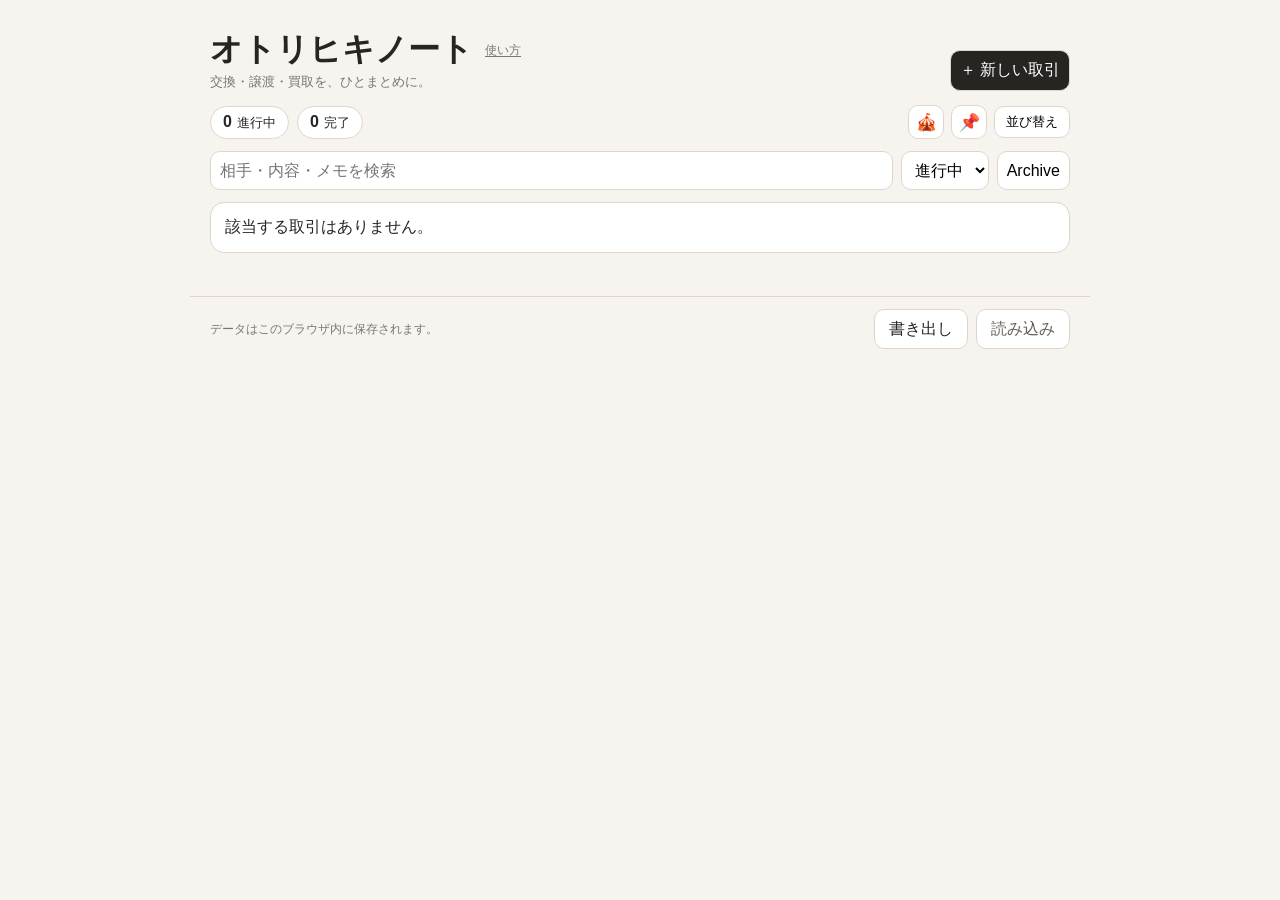
<file: index.html>
<!DOCTYPE html>
<html lang="ja">
 <head>
  <meta charset="utf-8"/>
  <meta content="width=device-width,initial-scale=1" name="viewport"/>
  <title>
   オトリヒキノート
  </title>
  <link href="./favicon.png" rel="icon" type="image/png"/>
  <link href="./favicon.ico" rel="icon"/>
  <link href="./apple-touch-icon.png" rel="apple-touch-icon"/>
  <link href="styles.css?v=101tag" rel="stylesheet"/>
 </head>
 <body>
  <header>
   <div class="title-block">
    <div class="title-row">
     <h1>
      オトリヒキノート
     </h1>
     <button class="help-link" id="helpBtn" type="button">
      使い方
     </button>
    </div>
    <small>
     交換・譲渡・買取を、ひとまとめに。
    </small>
   </div>
   <button id="new">
    ＋ 新しい取引
   </button>
  </header>
  <main>
   <div class="summary-row">
    <div id="stats">
    </div>
    <div class="summary-actions">
     <button aria-label="イベント表示" id="eventModeBtn" title="イベント表示" type="button">
      🎪
     </button>
     <button aria-label="長期表示" id="longModeBtn" title="長期表示" type="button">
      📌
     </button>
     <button id="reorderBtn" type="button">
      並び替え
     </button>
    </div>
   </div>
   <div class="event-hint hide" id="eventHint">
    手渡しの取引だけを簡易表示します。「完了」を受け渡し済みとして扱います。
   </div>
   <div class="event-hint hide" id="longHint">
    「長期」に設定した取引だけを表示します。
   </div>
   <div class="tools">
    <input id="q" placeholder="相手・内容・メモを検索"/>
    <select id="filter">
     <option value="active">
      進行中
     </option>
     <option value="done">
      完了
     </option>
     <option value="all">
      すべて
     </option>
    </select>
    <button class="hide" id="bulkArchive" type="button">
     完了分をArchive
    </button>
    <button id="archives">
     Archive
    </button>
   </div>
   <div id="tagFilterWrap" class="tag-filter-wrap hide">
    <button id="tagFilterToggle" class="tag-filter-toggle" type="button" aria-expanded="false">
     🏷️ タグで絞り込み
    </button>
    <div id="tagFilterPanel" class="tag-filter-panel hide">
     <div id="tagFilterChips" class="tag-filter-chips"></div>
     <button id="clearTagFilter" class="tag-filter-clear hide" type="button">絞り込み解除</button>
    </div>
   </div>
   <div id="cards">
   </div>
  </main>
  <dialog class="help-dialog" id="helpDlg">
   <div class="dialog-head">
    <h2>
     使い方・ヘルプ
    </h2>
    <button aria-label="閉じる" class="closebtn" id="closeHelp" type="button">
     ×
    </button>
   </div>
   <div class="help-body">
    <p>
     <strong>
      オトリヒキノート
     </strong>
     は、X（Twitter）などでのグッズ交換・譲渡・買取を管理するためのWebアプリです。
    </p>
    <p>
     <strong>
      基本の使い方
     </strong>
     <br/>
     「新しい取引」から登録し、進行に合わせて一覧のステータスを変更します。完了した取引はArchiveへ移動できます。必要に応じて並び替えや検索も利用できます。
    </p>
    <p>
     <strong>
      表示切り替え
     </strong>
     <br/>
     🎪 はイベント表示、📌 は長期表示です。もう一度押すと通常表示に戻ります。
    </p>
    <p>
     <strong>
      データについて
     </strong>
     <br/>
     登録データはこのブラウザ内に保存されます。制作者側のサーバーには送信されません。ブラウザのサイトデータを削除すると消える場合があるため、必要に応じて「書き出し」でバックアップしてください。
    </p>
    <p>
     <strong>
      詳しい使い方
     </strong>
     <br/>
     <a href="./README.html" rel="noopener noreferrer" target="_blank">
      README.htmlを見る
     </a>
    </p>
     <a href="./updates.html" rel="noopener noreferrer" target="_blank">
      更新履歴を見る
     </a>
    <p>
     <strong>
      不具合・お問い合わせ
     </strong>
     <br/>
     X：
     <a href="https://x.com/uznim05" rel="noopener noreferrer" target="_blank">
      @uznim05
     </a>
     <br/>
     X：
     <a href="https://x.com/s_renge" rel="noopener noreferrer" target="_blank">
      @s_renge
     </a>
    </p>
   </div>
  </dialog>
  <dialog id="dlg">
   <form method="dialog">
    <div class="dialog-head">
     <div>
      <h2 id="title">
       新しい取引
      </h2>
      <div class="registered-at hide" id="registeredAt">
      </div>
     </div>
     <button aria-label="閉じる" class="closebtn" id="closeDlg" type="button">
      ×
     </button>
    </div>
    <input id="id" type="hidden"/>
    <div class="grid">
     <label>
      取引種別
      <select id="type">
       <option>
        交換
       </option>
       <option>
        譲渡
       </option>
       <option>
        買取
       </option>
      </select>
     </label>
     <label>
      受け渡し
      <select id="delivery">
       <option>
        郵送
       </option>
       <option>
        手渡し
       </option>
      </select>
     </label>
     <label class="check long-check">
      <input id="longTerm" type="checkbox"/>
      長期のお取引
     </label>
     <div class="long-schedule hide" id="longSchedule">
      <label>
       予定年
       <input id="longYear" inputmode="numeric" maxlength="4" placeholder="例 2027" type="text"/>
      </label>
      <label>
       予定月
       <select id="longMonth">
        <option value="">未定</option>
        <option value="1">1月</option>
        <option value="2">2月</option>
        <option value="3">3月</option>
        <option value="4">4月</option>
        <option value="5">5月</option>
        <option value="6">6月</option>
        <option value="7">7月</option>
        <option value="8">8月</option>
        <option value="9">9月</option>
        <option value="10">10月</option>
        <option value="11">11月</option>
        <option value="12">12月</option>
       </select>
      </label>
      <label>
       時期
       <select id="longPeriod">
        <option value="">未定</option>
        <option>上旬</option>
        <option>中旬</option>
        <option>下旬</option>
       </select>
      </label>
     </div>
     <label>
      ステータス
      <select id="status">
      </select>
     </label>
     <label>
      相手の表示名
      <input id="name"/>
     </label>
     <label>
      X ID
      <input id="xid" placeholder="@example"/>
     </label>
    </div>
    <label>
     取引内容
     <textarea id="items" rows="3"></textarea>
    </label>
    <div class="grid" id="postal">
     <label>
      自分の発送日
      <span class="date-wrap">
       <input id="myShip" type="date"/>
      </span>
     </label>
     <label>
      相手の発送日
      <span class="date-wrap">
       <input id="theirShip" type="date"/>
      </span>
     </label>
     <label>
      発送方法
      <input id="shipping"/>
      <div aria-label="発送方法の候補" class="shipping-chips">
       <button class="ship-chip" data-ship="普通郵便" type="button">
        普通郵便
       </button>
       <button class="ship-chip" data-ship="クリックポスト" type="button">
        クリックポスト
       </button>
       <button class="ship-chip" data-ship="ゆうパケット" type="button">
        ゆうパケット
       </button>
       <button class="ship-chip" data-ship="レターパック" type="button">
        レターパック
       </button>
       <button class="ship-chip" data-ship="宅急便" type="button">
        宅急便
       </button>
      </div>
     </label>
     <label>
      追跡番号
      <input id="tracking"/>
     </label>
    </div>
    <div class="grid hide" id="meet">
     <label>
      手渡し日
      <span class="date-wrap">
       <input id="meetDate" type="date"/>
      </span>
     </label>
     <label>
      手渡し時間（任意）
      <input aria-describedby="meetTimeError" id="meetTime" inputmode="numeric" placeholder="例 1400 → 14:00" type="text"/>
      <span class="field-error hide" id="meetTimeError">「1400」「930」「14」「14:30」などで入力してください。</span>
     </label>
     <label>
      手渡し場所
      <input id="meetPlace"/>
     </label>
    </div>
    <div id="money">
     <div class="grid">
      <label>
       商品代
       <input id="price" inputmode="numeric"/>
      </label>
      <label>
       送料
       <input id="postage" inputmode="numeric"/>
      </label>
     </div>
     <label class="check">
      <input id="paid" type="checkbox"/>
      支払い済み
     </label>
    </div>
    <label class="check" id="address">
     <input id="addressExchanged" type="checkbox"/>
     住所交換済み
    </label>
    <div class="tag-editor-wrap compact-tag-editor">
     <div class="tag-editor-head">
      <span>タグ</span>
      <button id="addTagBtn" type="button">＋ タグ追加</button>
     </div>
     <div id="selectedTagChips" class="selected-tag-chips"></div>
     <div id="tagComposer" class="tag-composer hide">
      <input id="tagComposerName" maxlength="40" placeholder="タグ名">
      <select id="tagComposerColor">
       <option value="blue">ブルー</option>
       <option value="yellow">イエロー</option>
       <option value="orange">オレンジ</option>
       <option value="green">グリーン</option>
       <option value="pink">ピンク</option>
       <option value="red">レッド</option>
       <option value="purple">パープル</option>
       <option value="gray">グレー</option>
      </select>
      <div class="tag-composer-actions">
       <button id="tagComposerSave" type="button">追加</button>
       <button id="tagComposerContinue" type="button">続けて追加</button>
       <button id="tagComposerDelete" class="danger-link hide" type="button">削除</button>
       <button id="tagComposerCancel" type="button">キャンセル</button>
      </div>
     </div>
     <div id="recentTagsWrap" class="recent-tags-wrap hide">
      <div class="recent-tags-title">最近使ったタグ</div>
      <div id="recentTags" class="recent-tags"></div>
     </div>
     <small class="tag-help">タグをタップすると色変更・削除できます。</small>
    </div>
    <label>
     メモ
     <textarea id="memo" rows="4"></textarea>
    </label>
    <div class="actions">
     <button id="save" type="button">
      保存
     </button>
     <span class="action-gap">
     </span>
     <div class="danger-actions">
      <button id="arc" type="button">
       Archiveへ
      </button>
      <button id="del" type="button">
       削除
      </button>
     </div>
    </div>
   </form>
  </dialog>
  <footer>
   <span>
    データはこのブラウザ内に保存されます。
   </span>
   <button id="export">
    書き出し
   </button>
   <label class="file">
    読み込み
    <input accept=".json" id="import" type="file"/>
   </label>
  </footer>
  <script src="app.js?v=102tag">
  </script>
 </body>
</html>
</file>
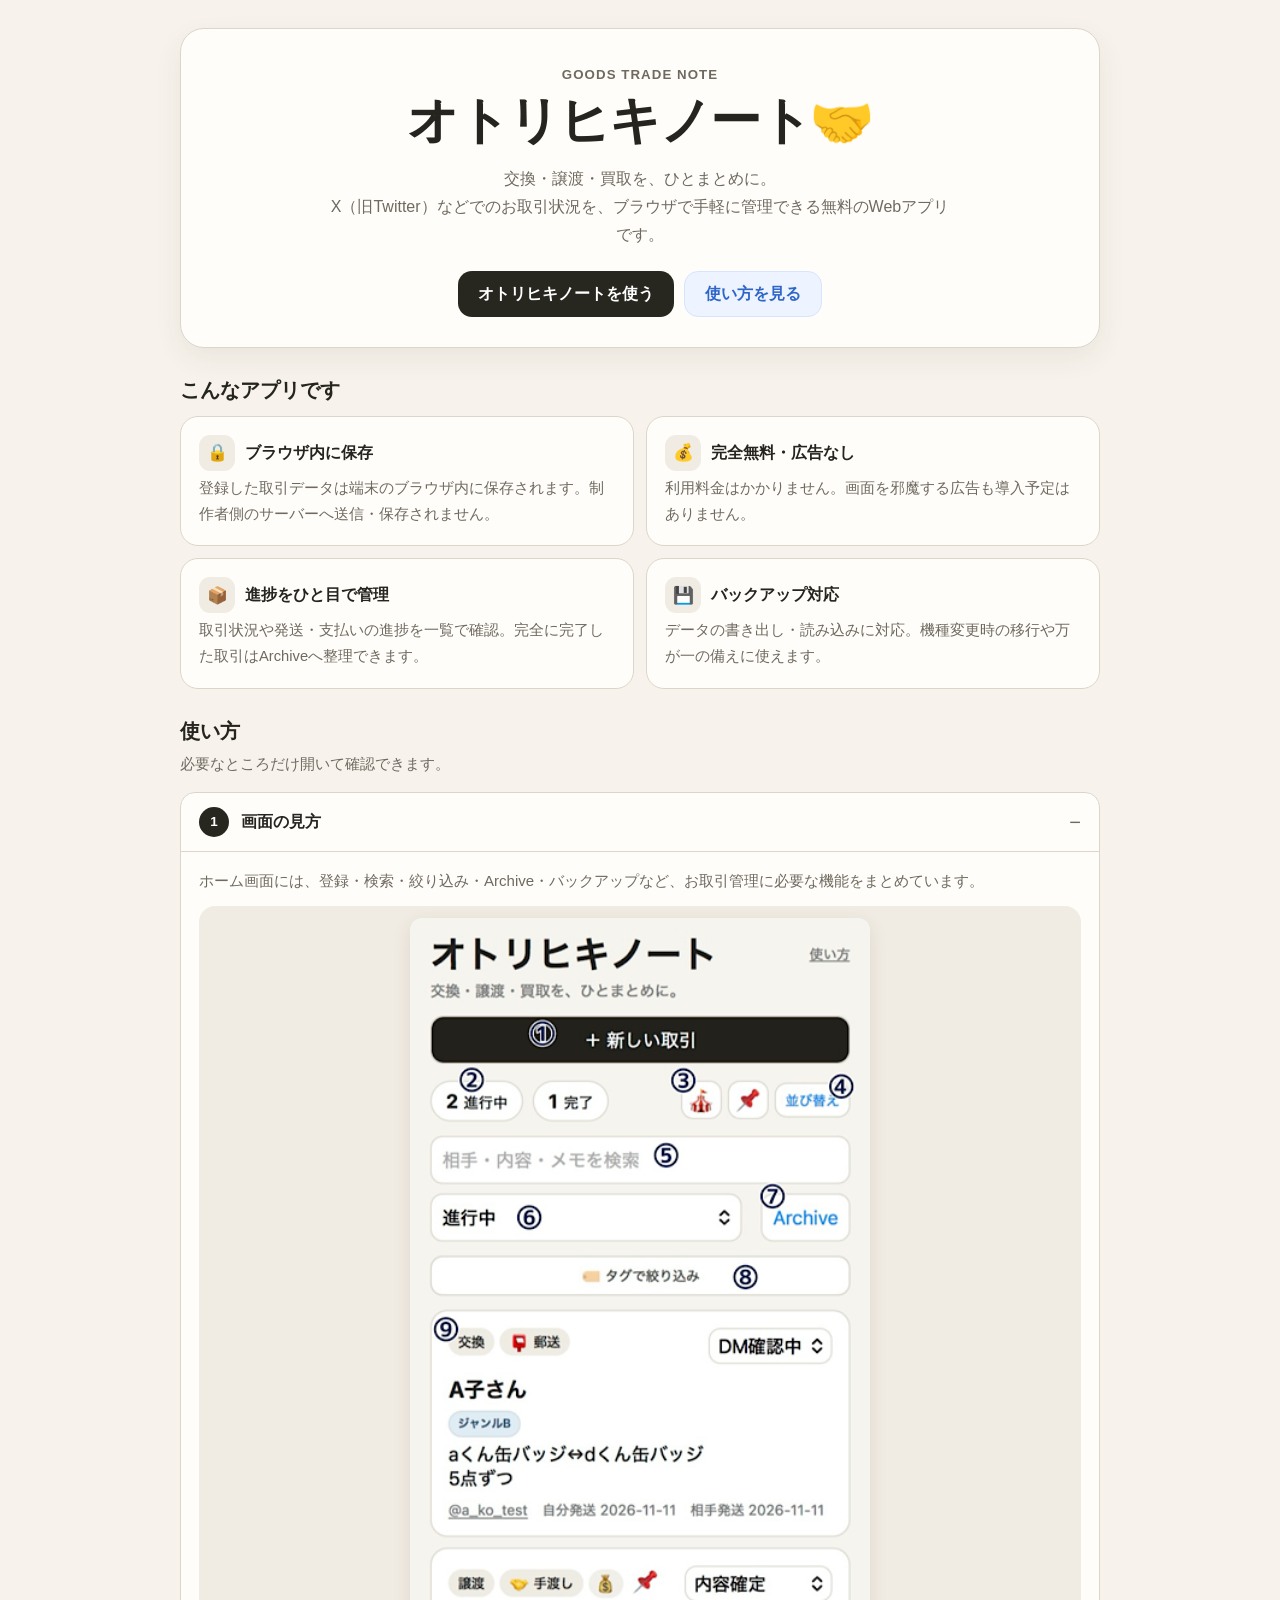
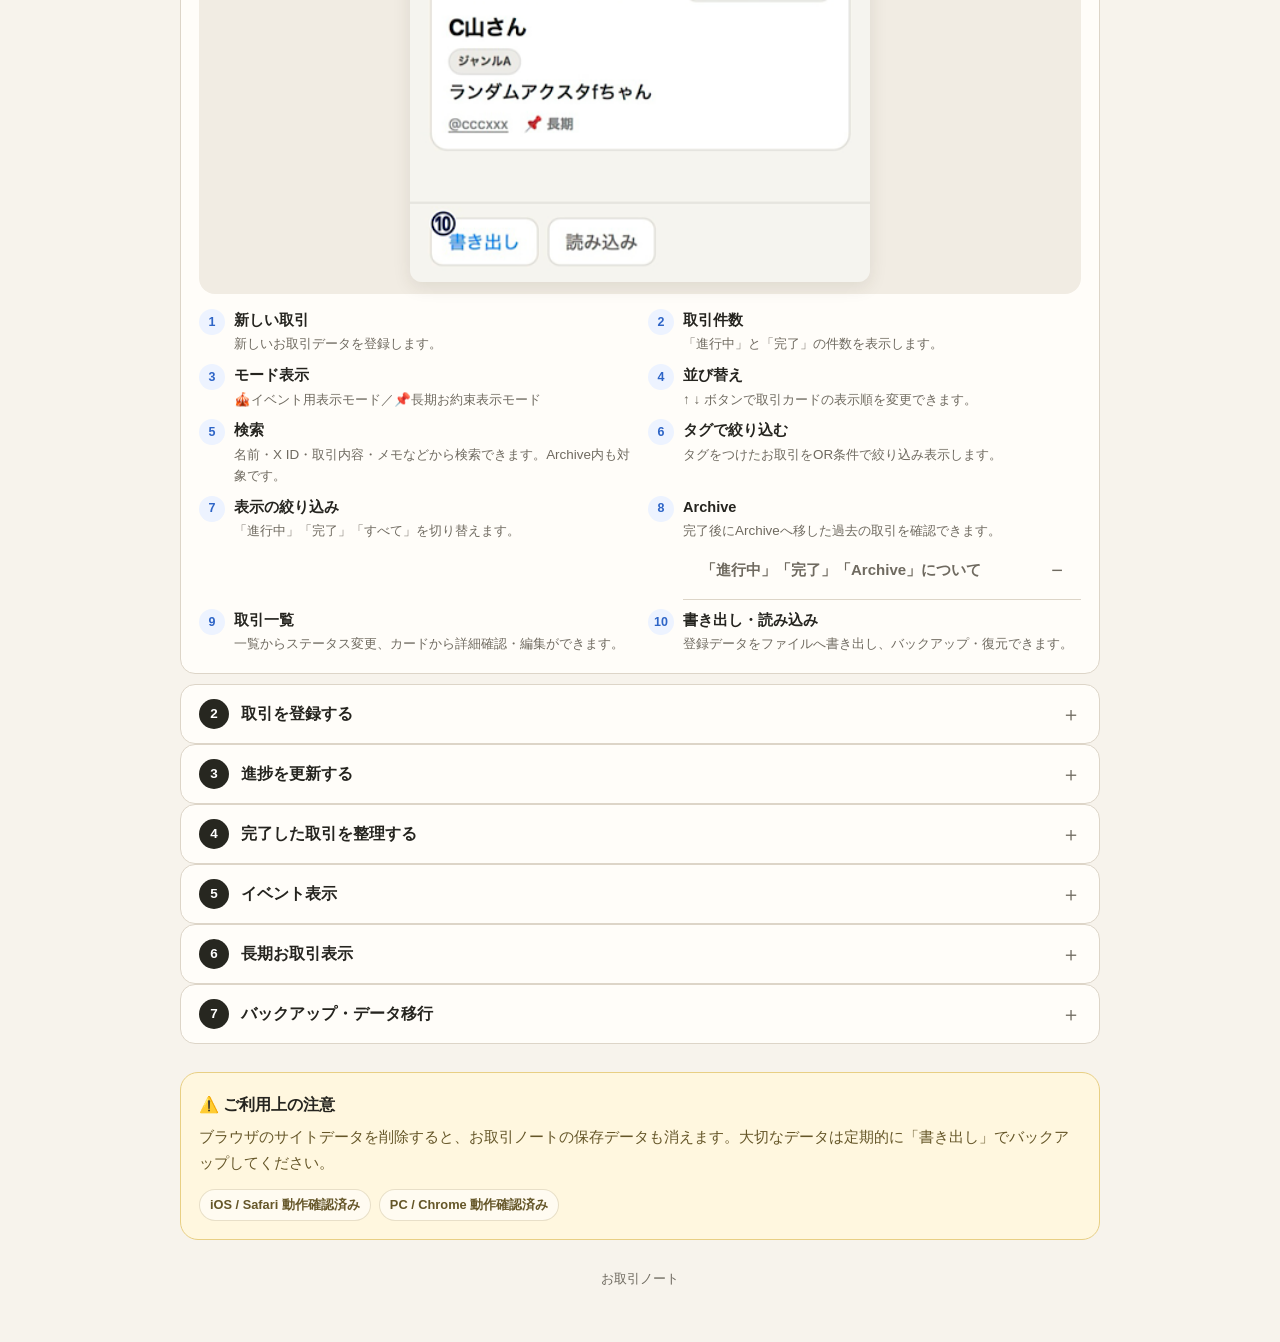
<file: README.html>
<!doctype html>
<html lang="ja">
<head>
  <meta charset="utf-8">
  <meta name="viewport" content="width=device-width, initial-scale=1">
  <meta name="theme-color" content="#f7f3ec">
  <title>オトリヒキノート｜使い方・ご案内</title>
  <style>
    :root {
      --rn-bg: #f7f3ec;
      --rn-surface: #fffdf9;
      --rn-surface-2: #f1ece3;
      --rn-text: #25241f;
      --rn-muted: #6f6a60;
      --rn-line: #ddd5c8;
      --rn-accent: #2e65c7;
      --rn-accent-soft: #edf3ff;
      --rn-dark: #272720;
      --rn-warn-bg: #fff7df;
      --rn-warn-line: #e8cf84;
      --rn-shadow: 0 10px 28px rgba(55, 45, 25, .07);
      --rn-radius: 18px;
    }

    * { box-sizing: border-box; }

    html { scroll-behavior: smooth; }

    body.rn-page {
      margin: 0;
      background: var(--rn-bg);
      color: var(--rn-text);
      font-family: -apple-system, BlinkMacSystemFont, "Segoe UI", "Hiragino Kaku Gothic ProN", "Yu Gothic", Meiryo, sans-serif;
      line-height: 1.75;
      -webkit-text-size-adjust: 100%;
    }

    .rn-shell {
      width: min(920px, calc(100% - 28px));
      margin: 0 auto;
      padding: 28px 0 52px;
    }

    .rn-hero {
      padding: 34px 28px 30px;
      background: var(--rn-surface);
      border: 1px solid var(--rn-line);
      border-radius: 24px;
      box-shadow: var(--rn-shadow);
      text-align: center;
    }

    .rn-kicker {
      margin: 0 0 6px;
      color: var(--rn-muted);
      font-size: .83rem;
      font-weight: 700;
      letter-spacing: .08em;
    }

    .rn-title {
      margin: 0;
      font-size: clamp(2rem, 8vw, 3.2rem);
      line-height: 1.15;
      letter-spacing: -.03em;
    }

    .rn-lead {
      max-width: 620px;
      margin: 14px auto 0;
      color: var(--rn-muted);
      font-size: 1rem;
    }

    .rn-actions {
      display: flex;
      justify-content: center;
      flex-wrap: wrap;
      gap: 10px;
      margin-top: 22px;
    }

    .rn-button {
      display: inline-flex;
      align-items: center;
      justify-content: center;
      min-height: 46px;
      padding: 0 20px;
      border-radius: 14px;
      text-decoration: none;
      font-weight: 800;
      transition: transform .15s ease, opacity .15s ease;
    }

    .rn-button:hover { transform: translateY(-1px); }

    .rn-button--primary {
      background: var(--rn-dark);
      color: #fff;
    }

    .rn-button--sub {
      background: var(--rn-accent-soft);
      color: var(--rn-accent);
      border: 1px solid #d7e4ff;
    }

    .rn-section {
      margin-top: 28px;
    }

    .rn-section-title {
      margin: 0 0 12px;
      font-size: 1.28rem;
      line-height: 1.35;
    }

    .rn-section-note {
      margin: -4px 0 14px;
      color: var(--rn-muted);
      font-size: .92rem;
    }

    .rn-feature-grid {
      display: grid;
      grid-template-columns: repeat(2, minmax(0, 1fr));
      gap: 12px;
    }

    .rn-feature {
      padding: 18px;
      background: var(--rn-surface);
      border: 1px solid var(--rn-line);
      border-radius: var(--rn-radius);
    }

    .rn-feature-head {
      display: flex;
      align-items: center;
      gap: 10px;
      margin-bottom: 5px;
      font-weight: 800;
    }

    .rn-icon {
      display: grid;
      place-items: center;
      width: 36px;
      height: 36px;
      flex: 0 0 auto;
      border-radius: 11px;
      background: var(--rn-surface-2);
      font-size: 1.05rem;
    }

    .rn-feature p {
      margin: 0;
      color: var(--rn-muted);
      font-size: .92rem;
    }

    .rn-accordion {
      display: grid;
      gap: 10px;
    }

    .rn-details {
      overflow: hidden;
      background: var(--rn-surface);
      border: 1px solid var(--rn-line);
      border-radius: 15px;
    }

    .rn-details summary {
      display: flex;
      align-items: center;
      gap: 12px;
      min-height: 58px;
      padding: 14px 18px;
      list-style: none;
      cursor: pointer;
      font-weight: 800;
      user-select: none;
    }

    .rn-details summary::-webkit-details-marker { display: none; }

    .rn-details summary::after {
      content: "＋";
      margin-left: auto;
      color: var(--rn-muted);
      font-size: 1.25rem;
      font-weight: 500;
      line-height: 1;
    }

    .rn-details[open] summary::after { content: "−"; }

    .rn-details[open] summary {
      border-bottom: 1px solid var(--rn-line);
    }

    .rn-step {
      display: grid;
      place-items: center;
      width: 30px;
      height: 30px;
      flex: 0 0 auto;
      border-radius: 50%;
      background: var(--rn-dark);
      color: #fff;
      font-size: .84rem;
    }

    .rn-details-body {
      padding: 16px 18px 18px;
      color: var(--rn-muted);
      font-size: .94rem;
    }

    .rn-details-body p { margin: 0; }
    .rn-details-body p + p { margin-top: 10px; }

    .rn-screenshot-wrap {
      margin: 12px 0 0;
      padding: 12px;
      background: var(--rn-surface-2);
      border-radius: 16px;
      text-align: center;
    }

    .rn-screenshot {
      display: block;
      width: min(100%, 460px);
      height: auto;
      margin: 0 auto;
      border-radius: 12px;
      box-shadow: 0 5px 18px rgba(55, 45, 25, .10);
    }

    .rn-number-grid {
      display: grid;
      grid-template-columns: repeat(2, minmax(0, 1fr));
      gap: 8px 16px;
      margin-top: 14px;
    }

    .rn-number-item {
      display: grid;
      grid-template-columns: 28px 1fr;
      gap: 7px;
      align-items: start;
    }

    .rn-number-badge {
      display: inline-flex;
      align-items: center;
      justify-content: center;
      width: 26px;
      height: 26px;
      margin-top: 1px;
      border-radius: 50%;
      background: var(--rn-accent-soft);
      color: var(--rn-accent);
      font-size: .78rem;
      font-weight: 800;
      line-height: 1;
    }

    .rn-number-item strong {
      display: block;
      color: var(--rn-text);
      font-size: .91rem;
    }

    .rn-number-item > div > span {
      display: block;
      margin-top: 1px;
      font-size: .84rem;
      line-height: 1.55;
    }

    .rn-warning {
      padding: 18px;
      background: var(--rn-warn-bg);
      border: 1px solid var(--rn-warn-line);
      border-radius: var(--rn-radius);
    }

    .rn-warning-title {
      margin: 0 0 6px;
      font-size: 1rem;
    }

    .rn-warning p {
      margin: 0;
      font-size: .92rem;
      color: #655628;
    }

    .rn-meta {
      display: flex;
      flex-wrap: wrap;
      gap: 8px;
      margin-top: 12px;
    }

    .rn-chip {
      display: inline-flex;
      align-items: center;
      min-height: 30px;
      padding: 4px 10px;
      border-radius: 999px;
      background: rgba(255,255,255,.55);
      border: 1px solid rgba(150,123,56,.22);
      color: #655628;
      font-size: .8rem;
      font-weight: 700;
    }

    .rn-footer {
      margin-top: 28px;
      color: var(--rn-muted);
      text-align: center;
      font-size: .8rem;
    }

    @media (max-width: 640px) {
      .rn-shell {
        width: min(100% - 20px, 920px);
        padding-top: 14px;
      }

      .rn-hero {
        padding: 26px 18px 24px;
        border-radius: 20px;
      }

      .rn-feature-grid,
      .rn-number-grid {
        grid-template-columns: 1fr;
      }

      .rn-feature { padding: 15px; }
      .rn-details summary { padding: 13px 15px; }
      .rn-details-body { padding: 14px 15px 16px; }

      .rn-button {
        width: 100%;
      }
    }

    @media (prefers-reduced-motion: reduce) {
      html { scroll-behavior: auto; }
      .rn-button { transition: none; }
    }
  </style>
</head>
<body class="rn-page">
<main class="rn-shell">
<header class="rn-hero">
<p class="rn-kicker">GOODS TRADE NOTE</p>
<h1 class="rn-title">オトリヒキノート🤝</h1>
<p class="rn-lead">交換・譲渡・買取を、ひとまとめに。<br>X（旧Twitter）などでのお取引状況を、ブラウザで手軽に管理できる無料のWebアプリです。</p>
<div class="rn-actions">
<a class="rn-button rn-button--primary" href="./index.html">オトリヒキノートを使う</a>
<a class="rn-button rn-button--sub" href="#rn-guide">使い方を見る</a>
</div>
</header>

<section class="rn-section" aria-labelledby="rn-features-title">
<h2 class="rn-section-title" id="rn-features-title">こんなアプリです</h2>
<div class="rn-feature-grid">
<article class="rn-feature">
<div class="rn-feature-head"><span class="rn-icon" aria-hidden="true">🔒</span><span>ブラウザ内に保存</span></div>
<p>登録した取引データは端末のブラウザ内に保存されます。制作者側のサーバーへ送信・保存されません。</p>
</article>
<article class="rn-feature">
<div class="rn-feature-head"><span class="rn-icon" aria-hidden="true">💰</span><span>完全無料・広告なし</span></div>
<p>利用料金はかかりません。画面を邪魔する広告も導入予定はありません。</p>
</article>
<article class="rn-feature">
<div class="rn-feature-head"><span class="rn-icon" aria-hidden="true">📦</span><span>進捗をひと目で管理</span></div>
<p>取引状況や発送・支払いの進捗を一覧で確認。完全に完了した取引はArchiveへ整理できます。</p>
</article>
<article class="rn-feature">
<div class="rn-feature-head"><span class="rn-icon" aria-hidden="true">💾</span><span>バックアップ対応</span></div>
<p>データの書き出し・読み込みに対応。機種変更時の移行や万が一の備えに使えます。</p>
</article>
</div>
</section>

<section class="rn-section" id="rn-guide" aria-labelledby="rn-guide-title">
<h2 class="rn-section-title" id="rn-guide-title">使い方</h2>
<p class="rn-section-note">必要なところだけ開いて確認できます。</p>

<div class="rn-accordion">
<details class="rn-details" open>
<summary><span class="rn-step">1</span><span>画面の見方</span></summary>
<div class="rn-details-body">
<p>ホーム画面には、登録・検索・絞り込み・Archive・バックアップなど、お取引管理に必要な機能をまとめています。</p>
<div class="rn-screenshot-wrap">
<img class="rn-screenshot" src="./img/1.PNG" alt="お取引ノートのホーム画面。各機能に1から8の番号が付いています。">
</div>
<div class="rn-number-grid">
<div class="rn-number-item"><span class="rn-number-badge">1</span><div><strong>新しい取引</strong><span>新しいお取引データを登録します。</span></div></div>
<div class="rn-number-item"><span class="rn-number-badge">2</span><div><strong>取引件数</strong><span>「進行中」と「完了」の件数を表示します。</span></div></div>
<div class="rn-number-item"><span class="rn-number-badge">3</span><div><strong>モード表示</strong><span>🎪イベント用表示モード／📌長期お約束表示モード</span></div></div>
<div class="rn-number-item"><span class="rn-number-badge">4</span><div><strong>並び替え</strong><span>↑ ↓ ボタンで取引カードの表示順を変更できます。</span></div></div>
<div class="rn-number-item"><span class="rn-number-badge">5</span><div><strong>検索</strong><span>名前・X ID・取引内容・メモなどから検索できます。Archive内も対象です。</span></div></div>
<div class="rn-number-item"><span class="rn-number-badge">6</span><div><strong>タグで絞り込む</strong><span>タグをつけたお取引をOR条件で絞り込み表示します。</span></div></div>
<div class="rn-number-item"><span class="rn-number-badge">7</span><div><strong>表示の絞り込み</strong><span>「進行中」「完了」「すべて」を切り替えます。</span></div></div>
<div class="rn-number-item"><span class="rn-number-badge">8</span><div><strong>Archive</strong><span>完了後にArchiveへ移した過去の取引を確認できます。</span>
<details>
<summary>「進行中」「完了」「Archive」について</summary>
<div class="detail-content">
<p>「進行中」は、まだ発送・受け渡し・支払いなどの対応が残っているお取引です。普段は進行中のお取引を中心に確認します。</p><br>

<p>「完了」は、お取引自体は終わっているものの、まだ一覧に残しておきたい場合に使います。</p><br>

<p>「Archive」は、確認の必要がなくなった過去のお取引を整理するための場所です。<br>完了したお取引をArchiveへ移すことで、普段の一覧をすっきり保てます。</p>
</div><br>
</details></div></div>
<div class="rn-number-item"><span class="rn-number-badge">9</span><div><strong>取引一覧</strong><span>一覧からステータス変更、カードから詳細確認・編集ができます。</span></div></div>
<div class="rn-number-item"><span class="rn-number-badge">10</span><div><strong>書き出し・読み込み</strong><span>登録データをファイルへ書き出し、バックアップ・復元できます。</span></div></div>
</div>
</div>
</details>

<details class="rn-details">
<summary>
<span class="rn-step">2</span>
<span>取引を登録する</span>
</summary>

<div class="rn-details-body">
<p>「＋ 新しい取引」をタップし、相手の表示名・X ID（@xxx）・取引種別（交換／譲渡／買取）・取引詳細などを入力します。</p>
<p>◆ が付いている項目は、入力内容が一覧画面にも表示されます。</p>

<div class="rn-screenshot-wrap">
<img class="rn-screenshot" src="./img/2.PNG">
</div>

<div class="rn-number-grid">
<div class="rn-number-item"><span class="rn-number-badge">1</span><div><strong>取引種別 ◆</strong><span>「交換」「譲渡」「買取」の3種類から選択できます。</span></div></div>
<div class="rn-number-item"><span class="rn-number-badge">2</span><div><strong>受け渡し ◆</strong><span>受け渡し方法を「郵送」「手渡し」から選択できます。</span></div></div>
<div class="rn-number-item"><span class="rn-number-badge">3</span><div><strong>長期のお取引 ◆</strong><span>発売前・予約商品など、実際のお取引までに時間があるお約束のときに使います。</span></div></div>
<div class="rn-number-item"><span class="rn-number-badge">4</span><div><strong>ステータス ◆</strong><span>現在のお取引の進行状況に合わせて変更します。</span></div></div>
<div class="rn-number-item"><span class="rn-number-badge">5</span><div><strong>相手の表示名 ◆</strong><span>お取引相手のXでの表示名を入力します。</span></div></div>
<div class="rn-number-item"><span class="rn-number-badge">6</span><div><strong>X ID ◆</strong><span>お取引相手のX IDを入力します。<br>入力したIDは一覧画面でリンクになり、タップ／クリックすると相手のXプロフィールを開けます。</span></div></div>
<div class="rn-number-item"><span class="rn-number-badge">7</span><div><strong>取引内容 ◆</strong><span>交換するグッズなど、お取引内容の詳細を入力します。<br>一覧画面では先頭から2行まで表示されます。</span></div></div>
</div>

<div class="rn-screenshot-wrap">
長期のお取引
<img class="rn-screenshot" src="./img/6.PNG"">
</div>
<div class="rn-number-grid">
<div class="rn-number-item"><span class="rn-number-badge">1</span><div><strong>予定年</strong><span>お取引商品の到着予定年を入力します。</span></div></div>
<div class="rn-number-item"><span class="rn-number-badge">2</span><div><strong>予定月</strong><span>お取引商品の到着予定月を入力します。</span></div></div>
<div class="rn-number-item"><span class="rn-number-badge">3</span><div><strong>時期</strong><span>お取引商品の到着時期を初旬/中旬/下旬から選択します。</span></div></div>
</div>

<div class="rn-screenshot-wrap">
郵送の場合
<img class="rn-screenshot" src="./img/3.PNG">
</div>

<div class="rn-number-grid">
<div class="rn-number-item"><span class="rn-number-badge">1</span><div><strong>自分の発送日 ◆</strong><span>自分の発送予定日を入力します。</span></div></div>
<div class="rn-number-item"><span class="rn-number-badge">2</span><div><strong>相手の発送日 ◆</strong><span>お取引相手の発送予定日を入力します。</span></div></div>
<div class="rn-number-item"><span class="rn-number-badge">3</span><div><strong>発送方法 ◆</strong><span>発送方法を入力します。<br>入力欄下のチップを押すと、該当する発送方法が入力されます。手入力での追加・修正も可能です。</span></div></div>
<div class="rn-number-item"><span class="rn-number-badge">4</span><div><strong>追跡番号</strong><span>クリックポストや宅急便など、追跡番号がある場合に入力します。</span></div></div>
<div class="rn-number-item"><span class="rn-number-badge">5</span><div><strong>住所交換済み ◆</strong><span>住所交換が完了したらチェックを付けます。<br>チェック済みの場合、一覧に🏠マークが表示されます。</span></div></div>
</div>

<div class="rn-screenshot-wrap">
手渡しの場合
<img class="rn-screenshot" src="./img/4.PNG">
</div>

<div class="rn-number-grid">
<div class="rn-number-item"><span class="rn-number-badge">1</span><div><strong>手渡し日 ◆</strong><span>手渡し予定の日付を入力します。</span></div></div>
<div class="rn-number-item"><span class="rn-number-badge">2</span><div><strong>手渡し時間 ◆</strong><span>手渡し予定の時間を入力します。数字4桁での入力に対応しています。<br>（例:09を入力→9:00、1430と入力→14:30のように自動で変換されます）</span></div></div>
<div class="rn-number-item"><span class="rn-number-badge">3</span><div><strong>手渡し場所 ◆</strong><span>手渡し予定の場所を入力します。</span></div></div>
</div>

<div class="rn-screenshot-wrap">
買取・譲渡の場合
<img class="rn-screenshot" src="./img/5.PNG">
</div>

<div class="rn-number-grid">
<div class="rn-number-item"><span class="rn-number-badge">1</span><div><strong>商品代</strong><span>商品の代金を入力します。</span></div></div>
<div class="rn-number-item"><span class="rn-number-badge">2</span><div><strong>送料</strong><span>送料を入力します。<br>※手渡しの場合は表示されません。</span></div></div>
<div class="rn-number-item"><span class="rn-number-badge">3</span><div><strong>支払い済み ◆</strong><span>支払いが完了したらチェックを付けます。<br>チェック済みの場合、一覧に💰マークが表示されます。</span></div></div>
<div class="rn-number-item"><span class="rn-number-badge">4</span><div><strong>追跡番号</strong><span>クリックポストや宅急便など、追跡番号がある場合に入力します。</span></div></div>
</div>

<div class="rn-screenshot-wrap">
長期お取引
<img class="rn-screenshot" src="./img/7.PNG"">
</div>
<div class="rn-number-grid">
<div class="rn-number-item"><span class="rn-number-badge">1</span><div><strong>タグ</strong><span>お取引を分類・整理するために使います。<br>作品名やキャラクター名など、あとから探しやすい言葉を登録できます。</span></div></div>
<div class="rn-number-item"><span class="rn-number-badge">2</span><div><strong>メモ</strong><span>お取引について残しておきたい補足情報を自由に入力できます。</span></div></div>
<div class="rn-number-item"><span class="rn-number-badge">3</span><div><strong>Archiveへ送る</strong><span>完了したお取引をarchiveに移動させます。</span></div></div>
</div>
  
  </div>
</details>

</div>
</details>

<details class="rn-details">
<summary><span class="rn-step">3</span><span>進捗を更新する</span></summary>
<div class="rn-details-body">
<p>「DM確認中」「発送待ち」「完了」など、進行状況に合わせてステータスを変更できます。取引編集画面だけでなく、一覧から直接切り替えることもできます。</p>
<p>住所交換済み🏠・支払い済み💰にチェックを入れると、一覧カードにも絵文字バッジが表示されます。</p>
</div>
</details>

<details class="rn-details">
<summary><span class="rn-step">4</span><span>完了した取引を整理する</span></summary>
<div class="rn-details-body">
<p>普段は「進行中」の取引だけを表示して、対応が必要なものに集中できます。完了した取引は「完了」表示やArchiveへ移して整理できます。</p>
</div>
</details>

<details class="rn-details">
<summary><span class="rn-step">5</span><span>イベント表示</span></summary>
<div class="rn-details-body">
<p>🎪を押すとイベント表示モーになります。</p>
<p>イベント当日に、手渡しのお取引だけをまとめて確認しやすくするためのモードです。</p>
<p>イベント表示に切り替えると、手渡しのお取引だけが当日確認しやすい簡易表示になります。「受け渡し済み」ボタンから、完了したお取引をその場ですぐにチェックできます。</p>

<p>また、イベント表示中に新しい取引を登録した場合は、受け渡し方法が自動で「手渡し」に設定されます。</p>
</div>
</details>

<details class="rn-details">
<summary><span class="rn-step">6</span><span>長期お取引表示</span></summary>
<div class="rn-details-body">
<p>📌を押すと長期お取引表示モードになります。</p>
<p>長発売前・予約商品など、完了まで時間がかかるお取引をまとめて管理するためのモードです。</p>
<p>長期取引には「予定年・予定月・上旬／中旬／下旬」を設定できます。登録した予定時期は一覧に表示されるので、取引予定を確認しやすくなります。</p>

<p>商品が手元に届いたら長期設定を解除することで、そのまま通常のお取引として引き続き管理できます。</p>
</div>
</details>

<details class="rn-details">
<summary><span class="rn-step">7</span><span>バックアップ・データ移行</span></summary>
<div class="rn-details-body">
<p>画面下部の「書き出し」から登録データをファイルに保存できます。「読み込み」では、書き出しておいたデータをブラウザへ戻せます。</p>
<p>ブラウザのサイトデータを削除する前や、機種変更の前にはバックアップをおすすめします。</p>
</div>
</details>
</div>
</section>

<section class="rn-section" aria-labelledby="rn-notice-title">
<div class="rn-warning">
<h2 class="rn-warning-title" id="rn-notice-title">⚠️ ご利用上の注意</h2>
<p>ブラウザのサイトデータを削除すると、お取引ノートの保存データも消えます。大切なデータは定期的に「書き出し」でバックアップしてください。</p>
<div class="rn-meta" aria-label="動作確認環境">
<span class="rn-chip">iOS / Safari 動作確認済み</span>
<span class="rn-chip">PC / Chrome 動作確認済み</span>
</div>
</div>
</section>

<footer class="rn-footer">お取引ノート</footer>
</main>
</body>
</html>
</file>
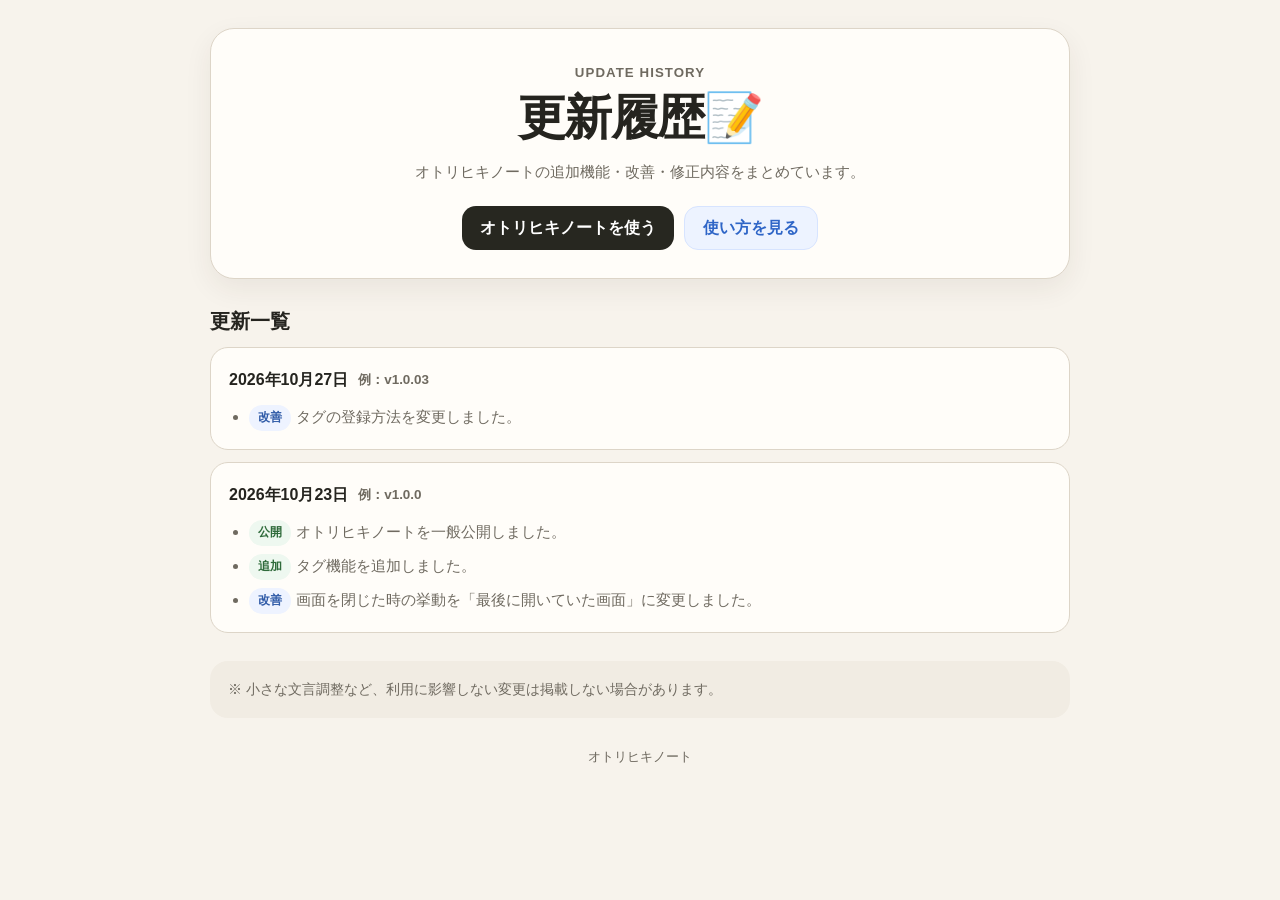
<file: updates.html>
<!doctype html>
<html lang="ja">
<head>
<meta charset="utf-8">
<meta name="viewport" content="width=device-width, initial-scale=1">
<meta name="theme-color" content="#f7f3ec">
<title>オトリヒキノート｜更新履歴</title>
<style>
:root {
--up-bg:#f7f3ec; --up-surface:#fffdf9; --up-surface-2:#f1ece3;
--up-text:#25241f; --up-muted:#6f6a60; --up-line:#ddd5c8;
--up-accent:#2e65c7; --up-accent-soft:#edf3ff; --up-dark:#272720;
--up-add-bg:#eef8f0; --up-add-text:#2f6b3b;
--up-improve-bg:#eef3ff; --up-improve-text:#315ca8;
--up-fix-bg:#fff3e6; --up-fix-text:#9a5b18;
--up-shadow:0 10px 28px rgba(55,45,25,.07); --up-radius:18px;
}
*{box-sizing:border-box}
body.up-page{margin:0;background:var(--up-bg);color:var(--up-text);font-family:-apple-system,BlinkMacSystemFont,"Segoe UI","Hiragino Kaku Gothic ProN","Yu Gothic",Meiryo,sans-serif;line-height:1.75;-webkit-text-size-adjust:100%}
.up-shell{width:min(860px,calc(100% - 28px));margin:0 auto;padding:28px 0 52px}
.up-hero{padding:32px 28px 28px;background:var(--up-surface);border:1px solid var(--up-line);border-radius:24px;box-shadow:var(--up-shadow);text-align:center}
.up-kicker{margin:0 0 6px;color:var(--up-muted);font-size:.83rem;font-weight:700;letter-spacing:.08em}
.up-title{margin:0;font-size:clamp(2rem,8vw,3rem);line-height:1.15;letter-spacing:-.03em}
.up-lead{max-width:620px;margin:14px auto 0;color:var(--up-muted);font-size:.96rem}
.up-actions{display:flex;justify-content:center;flex-wrap:wrap;gap:10px;margin-top:20px}
.up-button{display:inline-flex;align-items:center;justify-content:center;min-height:44px;padding:0 18px;border-radius:14px;text-decoration:none;font-weight:800}
.up-button--primary{background:var(--up-dark);color:#fff}
.up-button--sub{background:var(--up-accent-soft);color:var(--up-accent);border:1px solid #d7e4ff}
.up-section{margin-top:28px}
.up-section-title{margin:0 0 12px;font-size:1.28rem;line-height:1.35}
.up-history{display:grid;gap:12px}
.up-entry{padding:18px;background:var(--up-surface);border:1px solid var(--up-line);border-radius:var(--up-radius)}
.up-entry-head{display:flex;align-items:center;flex-wrap:wrap;gap:8px 10px;margin-bottom:10px}
.up-date{font-weight:800;font-size:1rem}
.up-version{color:var(--up-muted);font-size:.84rem;font-weight:700}
.up-list{margin:0;padding-left:1.25rem;color:var(--up-muted);font-size:.94rem}
.up-list li + li{margin-top:7px}
.up-label{display:inline-flex;align-items:center;min-height:26px;padding:2px 9px;margin-right:5px;border-radius:999px;font-size:.76rem;font-weight:800;vertical-align:middle;white-space:nowrap}
.up-label--add{background:var(--up-add-bg);color:var(--up-add-text)}
.up-label--improve{background:var(--up-improve-bg);color:var(--up-improve-text)}
.up-label--fix{background:var(--up-fix-bg);color:var(--up-fix-text)}
.up-note{padding:16px 18px;background:var(--up-surface-2);border-radius:var(--up-radius);color:var(--up-muted);font-size:.9rem}
.up-note p{margin:0}
.up-footer{margin-top:28px;color:var(--up-muted);text-align:center;font-size:.8rem}
@media (max-width:640px){.up-shell{width:min(100% - 20px,860px);padding-top:14px}.up-hero{padding:26px 18px 24px;border-radius:20px}.up-entry{padding:15px}.up-button{width:100%}}
</style>
</head>
<body class="up-page">
<main class="up-shell">
<header class="up-hero">
<p class="up-kicker">UPDATE HISTORY</p>
<h1 class="up-title">更新履歴📝</h1>
<p class="up-lead">オトリヒキノートの追加機能・改善・修正内容をまとめています。</p>
<div class="up-actions">
<a class="up-button up-button--primary" href="./index.html">オトリヒキノートを使う</a>
<a class="up-button up-button--sub" href="./README.html">使い方を見る</a>
</div>
</header>

<section class="up-section" aria-labelledby="up-history-title">
<h2 class="up-section-title" id="up-history-title">更新一覧</h2>
<div class="up-history">

<!--
新しい更新は、この up-entry ブロックをコピーして
「更新一覧」の一番上へ追加してください。

追加 → up-label--add
改善 → up-label--improve
修正 → up-label--fix


<article class="up-entry">
<div class="up-entry-head">
<span class="up-date">202ｘ年ｘｘ月ｘｘ日</span>
<span class="up-version">例：v1.ｘ.ｘｘ</span>
</div>
<ul class="up-list">
<li><span class="up-label up-label--add">追加</span>新しい機能を追加しました。</li>
<li><span class="up-label up-label--improve">改善</span>画面表示や操作性を改善しました。</li>
<li><span class="up-label up-label--fix">修正</span>一部の不具合を修正しました。</li>
</ul>
</article>
-->







<article class="up-entry">
<div class="up-entry-head">
<span class="up-date">2026年10月27日</span>
<span class="up-version">例：v1.0.03</span>
</div>
<ul class="up-list">
<li><span class="up-label up-label--improve">改善</span>タグの登録方法を変更しました。</li>
</ul>
</article>

<article class="up-entry">
<div class="up-entry-head">
<span class="up-date">2026年10月23日</span>
<span class="up-version">例：v1.0.0</span>
</div>
<ul class="up-list">
<li><span class="up-label up-label--add">公開</span>オトリヒキノートを一般公開しました。</li>
<li><span class="up-label up-label--add">追加</span>タグ機能を追加しました。</li>
<li><span class="up-label up-label--improve">改善</span>画面を閉じた時の挙動を「最後に開いていた画面」に変更しました。</li>
</ul>
</article>

</div>
</section>

<section class="up-section">
<div class="up-note">
<p>※ 小さな文言調整など、利用に影響しない変更は掲載しない場合があります。</p>
</div>
</section>

<footer class="up-footer">オトリヒキノート</footer>
</main>
</body>
</html>
</file>
<file: styles.css>
*{box-sizing:border-box}body{margin:0;background:#f7f4ef;color:#272522;font-family:-apple-system,BlinkMacSystemFont,"Hiragino Sans","Yu Gothic UI",sans-serif}header,main,footer{max-width:900px;margin:auto}header{padding:28px 20px 14px;display:flex;justify-content:space-between;align-items:end}h1{margin:0}small{color:#777}button,.file,input,select,textarea{font:inherit;border:1px solid #ddd6cd;background:#fff;border-radius:10px;padding:9px}header button,#save{background:#272522;color:white}.tools{display:flex;gap:8px;margin:12px 0}.tools input{flex:1}main{padding:0 20px 90px}#stats{display:flex;gap:8px}.stat{background:white;border:1px solid #ddd6cd;border-radius:999px;padding:6px 12px;font-size:13px}.stat b{font-size:16px;margin-right:5px}.card{background:white;border:1px solid #ddd6cd;border-radius:14px;padding:14px;margin:9px 0;cursor:pointer}.top{display:flex;justify-content:space-between;gap:8px}.badge{background:#efebe5;border-radius:999px;padding:4px 8px;font-size:12px}.quick{width:auto;padding:4px 7px}.card h3{margin:10px 0 4px}.card p{margin:4px 0;white-space:pre-wrap}.meta{display:flex;gap:12px;flex-wrap:wrap;color:#777;font-size:12px;margin-top:9px}dialog{border:0;border-radius:16px;width:min(700px,calc(100% - 24px));padding:18px}dialog::backdrop{background:#0006}dialog h2{margin-top:0}.grid{display:grid;grid-template-columns:1fr 1fr;gap:10px}label{display:block;font-size:13px;color:#655f58;margin-top:10px}label input,label select,label textarea{display:block;width:100%;margin-top:4px}.check{display:flex;align-items:center;gap:7px}.check input{width:auto;margin:0}.actions{display:grid;grid-template-columns:auto auto 1fr auto auto;gap:7px;margin-top:18px}#del{color:#a22}.hide{display:none!important}footer{position:fixed;bottom:0;left:0;right:0;padding:9px 20px;border-top:1px solid #ddd6cd;background:#f7f4eff0;display:flex;gap:7px;align-items:center}footer span{margin-right:auto;font-size:12px;color:#777}.file input{display:none}@media(max-width:600px){header{flex-direction:column;align-items:stretch;gap:12px}.grid{grid-template-columns:1fr}.tools{display:grid;grid-template-columns:1fr auto auto}.tools input{grid-column:1/-1}footer span{display:none}.actions{grid-template-columns:auto auto 1fr}.actions span{display:none}}
.dialog-head{display:flex;align-items:center;justify-content:space-between;gap:12px}.dialog-head h2{margin:0}.closebtn{border:0;background:transparent;font-size:25px;line-height:1;padding:7px 9px}
.actions{display:flex;align-items:center;gap:7px;margin-top:18px}.action-gap{width:24px}.actions #save{order:0}.actions #del{order:2}.actions #arc{order:3}
footer button,footer .file{height:38px;min-height:38px;padding:0 12px;display:inline-flex;align-items:center;justify-content:center;line-height:1;border:1px solid #ddd6cd}
@media(max-width:600px){dialog input,dialog select,dialog textarea{font-size:16px}.actions{display:flex}.action-gap{width:18px}}

/* v0.5.2: safe iPhone refinements, based on working v0.4 */
#dlg{
  max-height:88dvh;
  overflow-y:auto;
  -webkit-overflow-scrolling:touch;
  overscroll-behavior:contain;
}
#dlg .dialog-head{
  position:sticky;
  top:-18px;
  z-index:10;
  background:#fff;
  padding-top:18px;
  padding-bottom:12px;
  border-bottom:1px solid #eee9e2;
}
#dlg input:not([type="checkbox"]):not([type="hidden"]),
#dlg select{
  height:44px;
  min-height:44px;
  box-sizing:border-box;
}
#dlg input[type="date"],
#dlg input[type="datetime-local"]{
  height:44px;
  min-height:44px;
  line-height:normal;
}
.actions{
  display:flex;
  align-items:center;
  gap:8px;
}
.actions .action-gap{
  flex:1 1 auto;
  min-width:36px;
}
.actions #save,.actions #arc,.actions #del{flex:0 0 auto;white-space:nowrap}
@media(max-width:600px){
  #dlg{max-height:88dvh}
  #dlg input,#dlg select,#dlg textarea{font-size:16px}
  .actions{display:flex}
  .actions .action-gap{min-width:24px}
}

/* v0.6 layout overrides */
footer{
  position:static !important;
  max-width:900px;
  margin:18px auto 0;
  padding:12px 20px 24px;
  border-top:1px solid #ddd6cd;
  background:transparent;
  display:flex;
  align-items:center;
  gap:8px;
}
footer span{margin-right:auto}
footer button,footer .file{
  box-sizing:border-box !important;
  height:40px !important;
  min-height:40px !important;
  padding:0 14px !important;
  margin:0 !important;
  display:inline-flex !important;
  align-items:center !important;
  justify-content:center !important;
  line-height:1 !important;
  vertical-align:middle;
}
main{padding-bottom:16px !important}
.actions{
  display:flex !important;
  align-items:center !important;
  width:100%;
  gap:0 !important;
}
.actions #save{margin:0 !important}
.actions .action-gap{display:block !important;flex:1 1 auto !important;min-width:42px !important}
.danger-actions{display:flex;align-items:center;gap:8px}
.danger-actions #arc,.danger-actions #del{margin:0 !important;white-space:nowrap}
#dlg input[type="date"],#dlg input[type="datetime-local"]{
  height:44px !important;
  min-height:44px !important;
  max-height:44px !important;
  padding:0 11px !important;
  font-size:16px !important;
  font-weight:400 !important;
  line-height:normal !important;
  border-radius:10px !important;
  box-sizing:border-box !important;
}
#dlg input[type="date"]::-webkit-date-and-time-value,
#dlg input[type="datetime-local"]::-webkit-date-and-time-value{
  text-align:left;
  min-height:0;
  margin:0;
}
@media(max-width:600px){
 footer{display:flex !important}
 footer span{display:none !important}
 .actions .action-gap{min-width:32px !important}
 .danger-actions{gap:7px}
}

/* v0.6.1: iOS date width fix */
#dlg .grid{
  display:grid;
  grid-template-columns:repeat(2,minmax(0,1fr));
  gap:10px;
}
#dlg input[type="date"],
#dlg input[type="datetime-local"]{
  min-width:0 !important;
  width:100% !important;
  max-width:100% !important;
  box-sizing:border-box !important;
  padding:0 12px !important;
  -webkit-min-logical-width:0;
}
@media(max-width:600px){
  #dlg .grid{
    grid-template-columns:1fr;
  }
}

/* v0.6.2: iOS date width workaround using wrapper */
#dlg .date-wrap{
  display:block;
  width:100%;
  margin-top:4px;
  padding:0 12px;
  border:1px solid #ddd6cd;
  border-radius:10px;
  background:#fff;
  box-sizing:border-box;
  overflow:hidden;
}

#dlg .date-wrap input[type="date"],
#dlg .date-wrap input[type="datetime-local"]{
  display:block;
  width:100% !important;
  min-width:0 !important;
  max-width:100% !important;
  height:44px !important;
  min-height:44px !important;
  max-height:44px !important;
  padding:0 !important;
  margin:0 !important;
  border:0 !important;
  border-radius:0 !important;
  background:transparent !important;
  box-sizing:border-box !important;
  font-size:16px !important;
  font-weight:400 !important;
  line-height:normal !important;
  -webkit-min-logical-width:0;
}

/* The label-level generic input margin should not create extra space inside date-wrap */
#dlg label .date-wrap input{
  margin-top:0 !important;
}

/* v0.6.3: vertically center iOS date text */
#dlg .date-wrap{
  display:flex !important;
  align-items:center !important;
}
#dlg .date-wrap input[type="date"],
#dlg .date-wrap input[type="datetime-local"]{
  height:42px !important;
  min-height:42px !important;
  max-height:42px !important;
  line-height:42px !important;
  vertical-align:middle !important;
}
#dlg .date-wrap input[type="date"]::-webkit-date-and-time-value,
#dlg .date-wrap input[type="datetime-local"]::-webkit-date-and-time-value{
  margin:0 !important;
  padding:0 !important;
  min-height:0 !important;
  line-height:42px !important;
  text-align:left;
}

/* v0.7 */
.summary-row{display:flex;align-items:center;justify-content:space-between;gap:12px}
#reorderBtn{flex:0 0 auto;padding:6px 11px;font-size:13px}
.card{position:relative}
.drag-handle{display:none;flex:0 0 auto;min-width:42px;min-height:42px;align-items:center;justify-content:center;font-size:24px;line-height:1;cursor:grab;user-select:none;-webkit-user-select:none;touch-action:none;color:#777}
.reorder-mode .card{cursor:default}
.reorder-mode .drag-handle{display:inline-flex}
.reorder-mode .quick{display:none}
.card.dragging{opacity:.72;box-shadow:0 10px 28px #0002}
.x-link{color:inherit;text-decoration:underline;text-underline-offset:2px}

/* v0.8 */
.registered-at{margin-top:4px;font-size:12px;color:#777}
.move-buttons{display:none;flex:0 0 auto;gap:6px;align-items:center}
.reorder-mode .move-buttons{display:flex}
.reorder-mode .quick{display:none}
.move-btn{width:38px;height:38px;padding:0;display:inline-flex;align-items:center;justify-content:center;font-size:19px;line-height:1}
.move-btn:disabled{opacity:.3;cursor:default}
.date-soon{font-weight:600}
.date-today{background:#fff3d8;border-radius:6px;padding:2px 5px}
.date-tomorrow{background:#eef3ff;border-radius:6px;padding:2px 5px}
.date-past{background:#f8e9e7;border-radius:6px;padding:2px 5px}
.date-note{margin-left:4px;font-size:11px}

/* v0.9 */
.header-actions{display:flex;gap:8px;align-items:center}
.header-actions #helpBtn{background:#fff;color:#272522}
.help-dialog{width:min(560px,calc(100% - 28px));max-height:82dvh;overflow:auto}
.help-dialog .dialog-head{position:sticky;top:0;background:#fff;z-index:2;padding-bottom:10px;border-bottom:1px solid #eee9e2}
.help-body{padding-top:2px;font-size:14px;line-height:1.7}
.help-body p{margin:14px 0}
.help-body a{color:inherit;text-decoration:underline;text-underline-offset:2px}
.registered-at{white-space:normal}
@media(max-width:600px){
  header .header-actions{display:grid;grid-template-columns:1fr 1fr}
  header .header-actions button{width:100%}
}

/* v0.9.1: compact help link in title row */
.title-block{min-width:0}
.title-row{display:flex;align-items:center;justify-content:space-between;gap:12px}
.title-row h1{flex:0 1 auto}
.help-link{
  border:0 !important;
  background:transparent !important;
  color:#777 !important;
  padding:2px 0 !important;
  font-size:12px !important;
  line-height:1.2;
  text-decoration:underline;
  text-underline-offset:2px;
  white-space:nowrap;
}
.help-link:hover{color:#272522 !important}
@media(max-width:600px){
  header{display:flex}
  header .title-block{width:100%}
  header #new{width:100%}
  .title-row{width:100%}
}

/* v0.9.2 */
.card p{
  display:-webkit-box;
  -webkit-box-orient:vertical;
  -webkit-line-clamp:2;
  overflow:hidden;
}
#bulkArchive{white-space:nowrap}
@media(max-width:600px){
  .tools{grid-template-columns:1fr auto auto}
  #bulkArchive{grid-column:1 / 3}
  #archives{grid-column:3}
}

/* v0.9.4 */
.status-mini{display:inline-flex;align-items:center;justify-content:center;min-width:24px;height:24px;padding:0 5px;border-radius:999px;background:#f3efe9;font-size:13px;line-height:1}
.shipping-chips{display:flex;flex-wrap:wrap;gap:6px;margin-top:7px}
.ship-chip{padding:5px 8px;border-radius:999px;font-size:12px;line-height:1.2;background:#f7f4ef;border:1px solid #ddd6cd}
.meta .unset{color:#999}

/* v0.9.8: 手渡し時間は任意のテキスト入力。
   iOSのtime入力が現在時刻を表示する挙動を避ける。 */


/* v0.10.0 preview: event display */
.summary-actions{
  display:flex;
  align-items:center;
  gap:7px;
}

#eventModeBtn{
  flex:0 0 auto;
  padding:6px 11px;
  font-size:13px;
}

#eventModeBtn.active{
  background:#272522;
  color:#fff;
  border-color:#272522;
}

.event-hint{
  margin:10px 0 4px;
  padding:9px 11px;
  border:1px solid #ddd6cd;
  border-radius:10px;
  background:#fff;
  color:#655f58;
  font-size:12px;
  line-height:1.5;
}

.event-card{
  cursor:pointer;
  padding:12px 14px;
}

.event-card-done{
  opacity:.62;
}

.event-main{
  display:flex;
  align-items:center;
  justify-content:space-between;
  gap:12px;
}

.event-person{
  min-width:0;
}

.event-name{
  font-size:16px;
  font-weight:700;
  line-height:1.35;
}

.event-x{
  margin-top:2px;
  font-size:12px;
  color:#777;
}

.event-meta{
  display:flex;
  flex-wrap:wrap;
  gap:6px 10px;
  margin-top:8px;
  color:#655f58;
  font-size:13px;
}

.event-date{
  font-weight:600;
}

.event-done-btn{
  flex:0 0 auto;
  min-height:38px;
  padding:7px 10px;
  background:#272522;
  color:#fff;
  border-color:#272522;
  white-space:nowrap;
}

.event-done-label{
  flex:0 0 auto;
  padding:6px 9px;
  border-radius:999px;
  background:#efebe5;
  font-size:12px;
  font-weight:600;
  white-space:nowrap;
}

.event-card p{
  margin-top:8px;
  color:#655f58;
  font-size:13px;
  -webkit-line-clamp:1;
}

@media(max-width:600px){
  .summary-row{
    align-items:flex-start;
  }

  .summary-actions{
    gap:5px;
  }

  #eventModeBtn,
  #reorderBtn{
    padding:6px 8px;
    font-size:12px;
  }

  .event-main{
    align-items:flex-start;
  }
}


/* v0.10.1 preview: long-term display */
#longModeBtn{flex:0 0 auto;padding:6px 11px;font-size:13px}
#longModeBtn.active{background:#272522;color:#fff;border-color:#272522}
.long-check{margin-top:4px}
.long-badge{border-style:dashed}
@media(max-width:600px){#longModeBtn{padding:6px 8px;font-size:12px}.summary-actions{flex-wrap:wrap;justify-content:flex-end}}


/* v0.10.2 preview: compact mode buttons */
#eventModeBtn,
#longModeBtn{
  width:36px;
  min-width:36px;
  height:34px;
  padding:0;
  display:inline-flex;
  align-items:center;
  justify-content:center;
  font-size:17px;
  line-height:1;
  white-space:nowrap;
}

.event-done-btn{
  background:#fff;
  color:#272522;
  border:1px solid #aaa39b;
  box-shadow:none;
}

.event-done-btn:hover,
.event-done-btn:focus-visible{
  background:#f4f1ed;
  border-color:#7c756d;
}

#eventModeBtn.active,
#longModeBtn.active{
  background:#272522;
  color:#fff;
  border-color:#272522;
}

@media(max-width:600px){
  #eventModeBtn,
  #longModeBtn{
    width:34px;
    min-width:34px;
    height:32px;
    padding:0;
    font-size:16px;
  }

  .summary-actions{
    flex-wrap:nowrap;
  }
}


/* v0.10.3 preview: 一覧の長期表示をコンパクトなアイコン化 */
.long-icon{
  display:inline-flex;
  align-items:center;
  justify-content:center;
  flex:0 0 auto;
  width:28px;
  height:28px;
  font-size:17px;
  line-height:1;
  white-space:nowrap;
}

/* v0.10.4 preview: long-term rough schedule */
.long-schedule{
  grid-column:1 / -1;
  display:grid;
  grid-template-columns:1fr 1fr 1fr;
  gap:10px;
  margin-top:2px;
}
.long-schedule.hide{display:none}
.long-schedule-label{
  white-space:nowrap;
  font-weight:600;
}
@media(max-width:600px){
  .long-schedule{
    grid-template-columns:1fr;
  }
}

/* v0.10.6 preview: validation and disabled reorder controls */
.field-error{
  display:block;
  margin-top:5px;
  color:#a22;
  font-size:12px;
  line-height:1.45;
}
.move-btn:disabled{
  opacity:.35;
  cursor:not-allowed;
}


/* v0.10.7 preview: colored tags */
.tag-editor-wrap{
  margin-top:14px;
}
.tag-editor-head{
  display:flex;
  align-items:center;
  justify-content:space-between;
  gap:10px;
  font-size:13px;
  color:#655f58;
}
#addTagBtn{
  padding:6px 9px;
  font-size:12px;
}
#tagEditor{
  display:grid;
  gap:7px;
  margin-top:7px;
}
.tag-row{
  display:grid;
  grid-template-columns:minmax(0,1fr) 110px 38px;
  gap:7px;
  align-items:center;
}
.tag-row input,
.tag-row select{
  width:100%;
  margin:0;
}
.tag-remove{
  width:38px;
  height:38px;
  padding:0;
  font-size:18px;
}
.tag-help{
  display:block;
  margin-top:6px;
  line-height:1.45;
}
.tag-list{
  display:flex;
  flex-wrap:wrap;
  gap:5px;
  margin:6px 0 2px;
}
.tag-chip{
  display:inline-flex;
  align-items:center;
  max-width:100%;
  padding:3px 8px;
  border-radius:999px;
  font-size:11px;
  line-height:1.4;
  font-weight:600;
  white-space:nowrap;
  overflow:hidden;
  text-overflow:ellipsis;
  border:1px solid rgba(39,37,34,.10);
}
.tag-gray{background:#ece9e5;color:#4d4944}
.tag-pink{background:#f7dfe7;color:#704653}
.tag-red{background:#f4d9d9;color:#7a3f3f}
.tag-orange{background:#f7e2d1;color:#744b2f}
.tag-yellow{background:#f5edc9;color:#665d2d}
.tag-green{background:#dfeee2;color:#3e6048}
.tag-blue{background:#dfeaf4;color:#3d5870}
.tag-purple{background:#e9e1f3;color:#58496b}
.event-card .tag-list{
  margin-top:8px;
}
@media(max-width:600px){
  .tag-row{
    grid-template-columns:minmax(0,1fr) 92px 36px;
  }
  .tag-chip{
    font-size:10px;
    padding:3px 7px;
  }
}


/* v0.10.9 preview: recent tags */
.recent-tags-wrap{
  margin-top:10px;
}
.recent-tags-title{
  margin-bottom:6px;
  font-size:12px;
  color:#756f67;
}
.recent-tags{
  display:flex;
  flex-wrap:wrap;
  gap:6px;
}
.recent-tag-btn{
  appearance:none;
  cursor:pointer;
  font-family:inherit;
}
.recent-tag-btn:disabled{
  opacity:.42;
  cursor:default;
}


/* v0.10.11 preview: tag filtering */
.tag-filter-wrap{
  margin:10px 0 12px;
}
.tag-filter-toggle{
  width:100%;
  padding:8px 10px;
  font-size:12px;
  background:#fff;
  color:#554f48;
  border:1px solid #d7d0c7;
}
.tag-filter-panel{
  padding:9px 0 2px;
}
.tag-filter-chips{
  display:flex;
  flex-wrap:wrap;
  gap:6px;
}
.tag-filter-chip{
  appearance:none;
  cursor:pointer;
  font-family:inherit;
  opacity:.68;
  transform:translateY(0);
}
.tag-filter-chip.selected{
  opacity:1;
  box-shadow:0 0 0 2px rgba(45,42,38,.20);
  transform:translateY(-1px);
}
.tag-filter-clear{
  margin-top:8px;
  padding:5px 8px;
  font-size:11px;
  background:#fff;
  color:#6b655e;
  border:1px solid #d7d0c7;
}

/* v1.0: keep export/import button text consistent on iPhone Safari */
footer button{color:#272522;}


/* tag compact UI preview */
.selected-tag-chips{
  display:flex;
  flex-wrap:wrap;
  gap:6px;
  margin-top:8px;
  min-height:30px;
  align-items:center;
}
.selected-tag-chip{
  appearance:none;
  cursor:pointer;
  font-family:inherit;
  border-radius:999px;
}
.tag-empty{
  font-size:12px;
  color:#9a948d;
  padding:3px 1px;
}
.tag-composer{
  margin-top:9px;
  padding:10px;
  border:1px solid #ddd6ce;
  border-radius:12px;
  background:#faf8f5;
  display:grid;
  grid-template-columns:minmax(0,1fr) 110px;
  gap:8px;
}
.tag-composer input,
.tag-composer select{
  width:100%;
  margin:0;
}
.tag-composer-actions{
  grid-column:1 / -1;
  display:flex;
  gap:7px;
  justify-content:flex-end;
}
.tag-composer-actions button{
  padding:6px 10px;
  font-size:12px;
}
.danger-link{
  color:#9a4e4e;
  background:#fff;
}
.compact-tag-editor .recent-tags-wrap{
  margin-top:10px;
  padding-top:9px;
  border-top:1px dashed #ddd6ce;
}
.compact-tag-editor .tag-help{
  margin-top:8px;
}
@media(max-width:600px){
  .tag-composer{
    grid-template-columns:minmax(0,1fr) 92px;
  }
}
</file>
